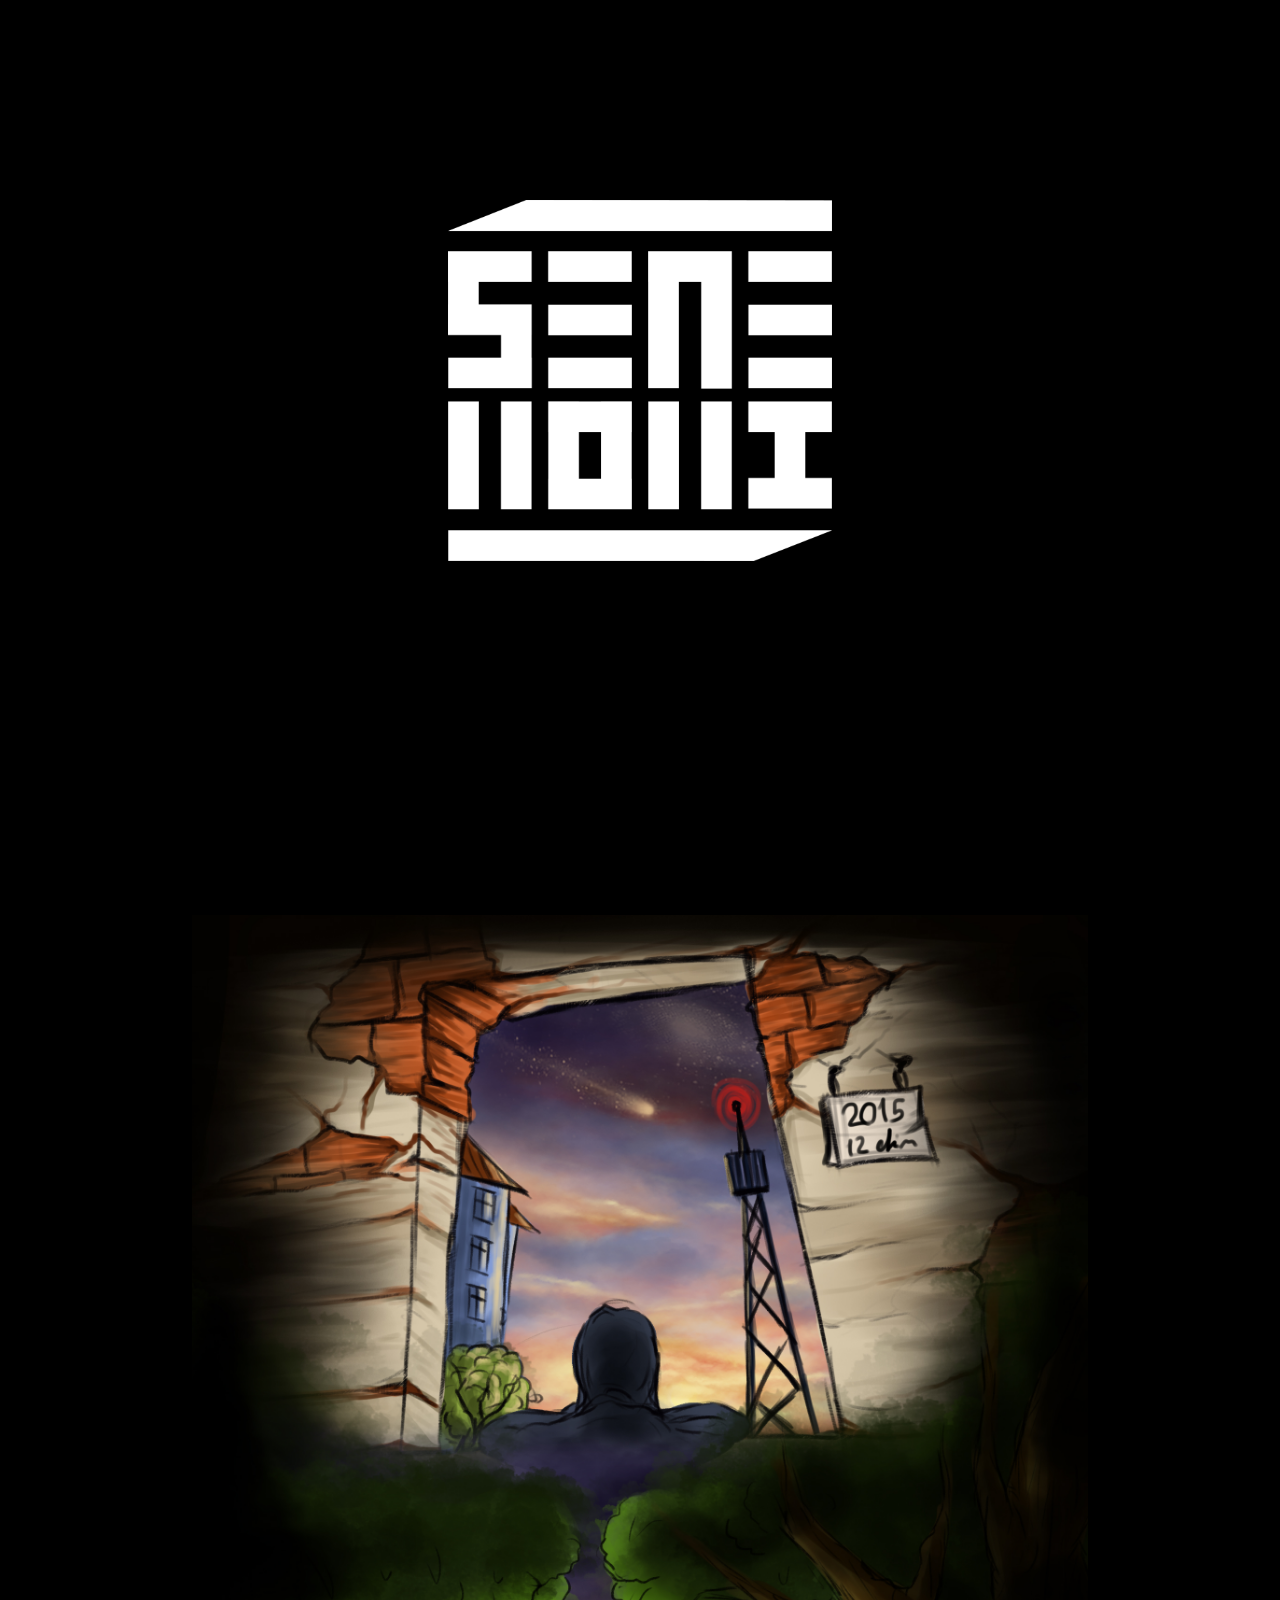
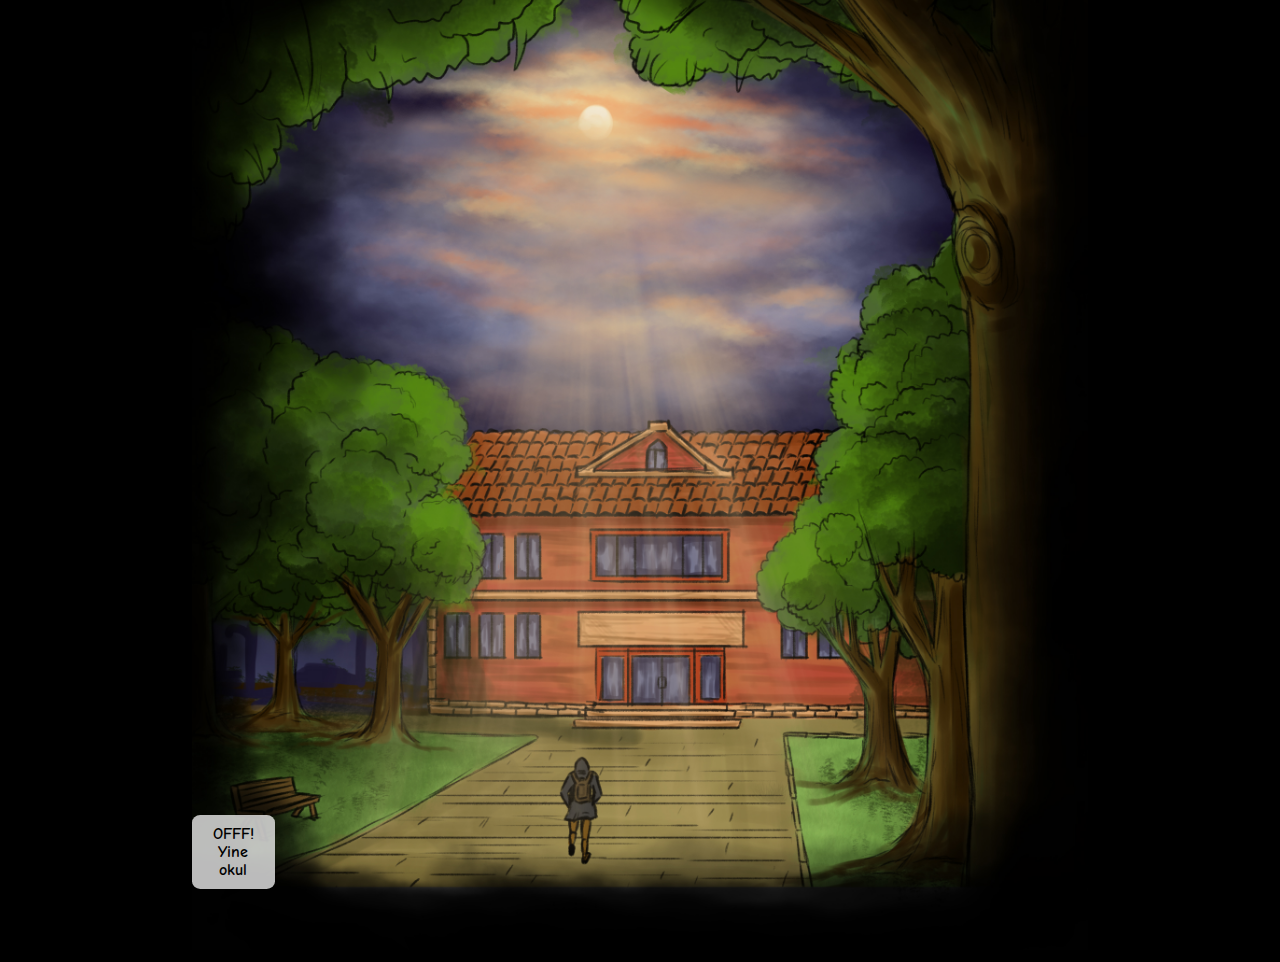
<file: 1.bölüm.html>
<!DOCTYPE html>
<html lang="en">

<head>
    <meta charset="UTF-8">
    <meta http-equiv="X-UA-Compatible" content="IE=edge">
    <meta name="viewport" content="width=device-width, initial-scale=1.0">
    <title>1.Bölüm</title>
    <link rel="stylesheet" href="1.bölüm.css">
</head>

<body>
    <header>

        <img src="img/sene 2021.png" class="sene" alt="">

        <div class="scene">
            <img onmouseover="bigImg()"   onmouseout="bigImg2() " src="img/1.bölüm.jpg" class="scene-item-image" alt="">
           
            <i class="fas fa-facebook"></i>
            <div class="box">Ne kadar da güzel</div>

            <i class="fas fa-facebook2"></i>
            <div class="box2"> OFFF! Yine okul</div>
        </div>




    </header>




    <script src="1.bölüm.js"></script>
</body>

</html>
</file>
<file: 1.bölüm.css>
@import url('https://fonts.googleapis.com/css2?family=Comic+Neue:ital,wght@0,300;0,400;0,700;1,300;1,400;1,700&display=swap');

*{
width: 100%;
height: auto;
margin-right:auto; 
margin-left:auto; 
margin-top:50px; 
text-align:center; 

}

body{
    font-family: 'Comic Neue', sans-serif;
    background-color: black;
}




.sene{
   width: 30%;
   margin-top: 100px;

}
.scene
{

    width:70%;
position: relative;
margin-top:300px;
}

.scene2
{

    width:50%;
position: relative;
margin-top:800px;

}

.scene3
{

width:50%;
position: relative;
margin-top:3000px;
}




.box{
    position: absolute;
    color: rgb(0, 0, 0);
    background-color: rgba(255, 255, 255, 0.733);
    padding: 10px;
    width: 7%;
    left:51%;
    top:380px;
    border-radius: 10%;
    font-weight: 700;
    
}


.box2{
    position: absolute;
    color: rgb(0, 0, 0);
    background-color: rgba(255, 255, 255, 0.733);
    padding: 10px;
    width: 7%;
    left:0%;
    top:1500px;
    border-radius: 10%;
    font-weight: 700;
    
}
</file>
